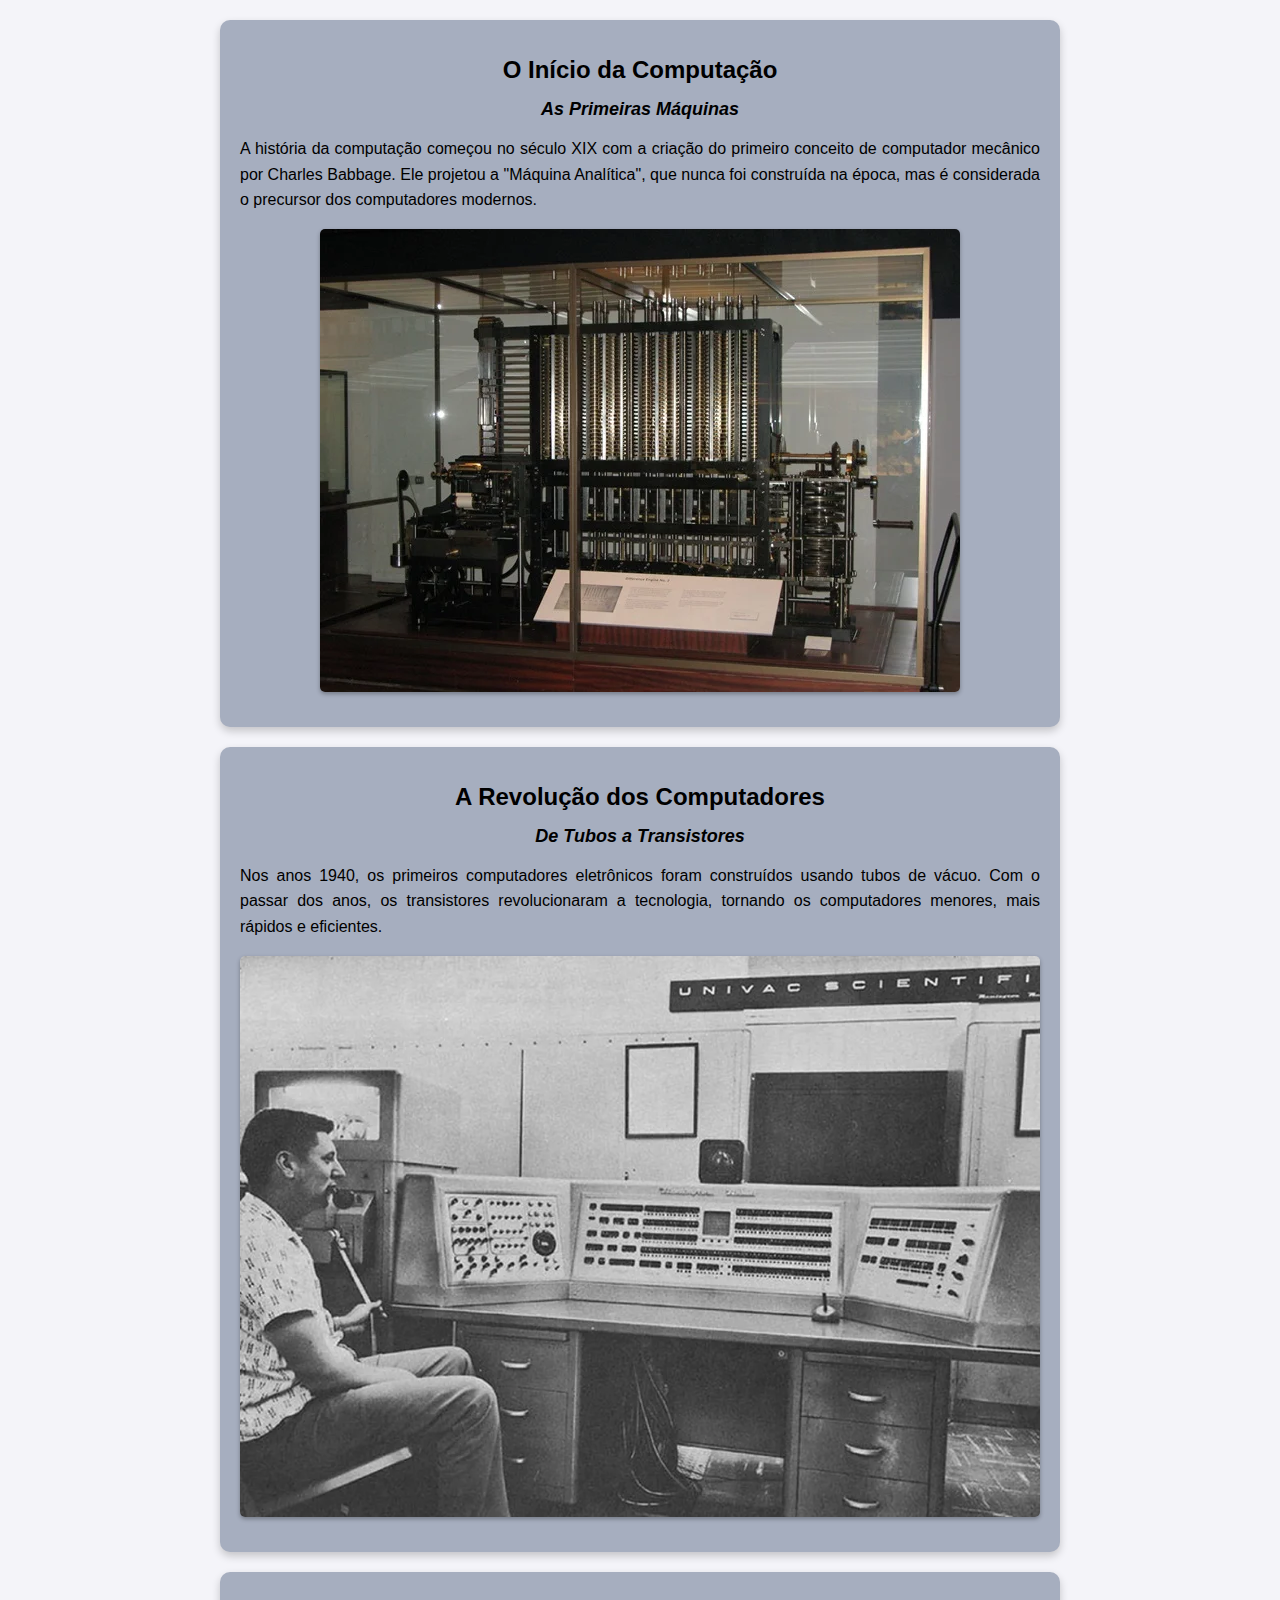
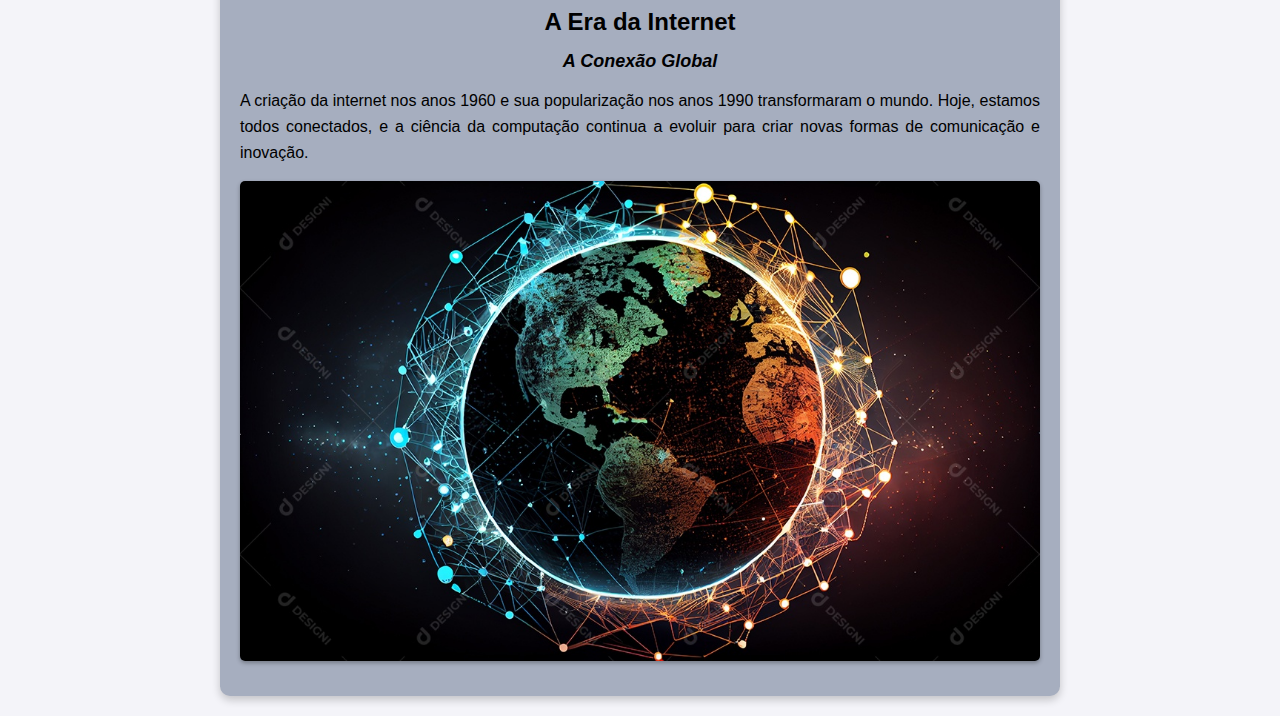
<file: index.html>
<!DOCTYPE html>
<html lang="pt-br">
<head>
<meta charset="UTF-8">
<meta name="viewport" content="width=device-width, initial-scale=1.0">
<title>História da Computação</title>
<link rel="stylesheet" href="style.css">
</head>
<body>
<div class="section" id="section1">
<h1>O Início da Computação</h1>
<h2>As Primeiras Máquinas</h2>
<p>A história da computação começou no século XIX com a criação do primeiro conceito
    de computador mecânico por Charles Babbage. Ele projetou a "Máquina Analítica", que
    nunca foi construída na época, mas é considerada o precursor dos computadores
    modernos.</p>
<img src="1.imagem" alt="descrição da Imagem">
</div>

<div class="section" id="section2">
<h1>A Revolução dos Computadores</h1>
<h2>De Tubos a Transistores</h2>
<p>Nos anos 1940, os primeiros computadores eletrônicos foram construídos usando tubos
    de vácuo. Com o passar dos anos, os transistores revolucionaram a tecnologia, tornando
    os computadores menores, mais rápidos e eficientes.</p>
<img src="2.imagem" alt="descrição da imagem">
</div>

<div class="section" id="section3">
<h1>A Era da Internet</h1>
<h2>A Conexão Global</h2>
<p>A criação da internet nos anos 1960 e sua popularização nos anos 1990 transformaram o
    mundo. Hoje, estamos todos conectados, e a ciência da computação continua a evoluir
    para criar novas formas de comunicação e inovação.</p>
<img src="3.imagem" alt="Descrição da imagem">
</div>
</body>
</html>
</file>
<file: style.css>
/* Estilo geral */
body {
    font-family: Arial, sans-serif;
    margin: 0;
    padding: 0;
    background-color: #f4f4f9;
    color: #333;
    }
    
    /* Estilização das seções */
    .section {
    padding: 20px;
    margin: 20px auto;
    max-width: 800px;
    border-radius: 10px;
    box-shadow: 0 4px 8px rgba(0, 0, 0, 0.2);
    }
    
    /* Cores para cada seção */
    #section1 {
    background-color:  #A6AEBF;; /* cinza */
    color: #000000; /* preto */
    }
    
    #section2 {
    background-color:  #A6AEBF;; /* cinza */
    color: #000000; /* preto */
    }
    
    #section3 {
    background-color:  #A6AEBF;; /* cinza */
    
    color: #000000; /* preto */
    }
    
    /* Estilo dos títulos */
    h1 {
    font-size: 24px;
    margin-bottom: 10px;
    text-align: center;
    }
    
    h2 {
    font-size: 18px;
    margin-bottom: 15px;
    text-align: center;
    font-style: italic;
    }
    
    /* Estilo do texto */
    p {
    font-size: 16px;
    line-height: 1.6;
    text-align: justify;
    }
    
    /* Estilo das imagens */
    img {
    display: block;
    margin: 15px auto;
    max-width: 100%;
    border-radius: 5px;
    box-shadow: 0 2px 4px rgba(0, 0, 0, 0.3);
    
    }
</file>
